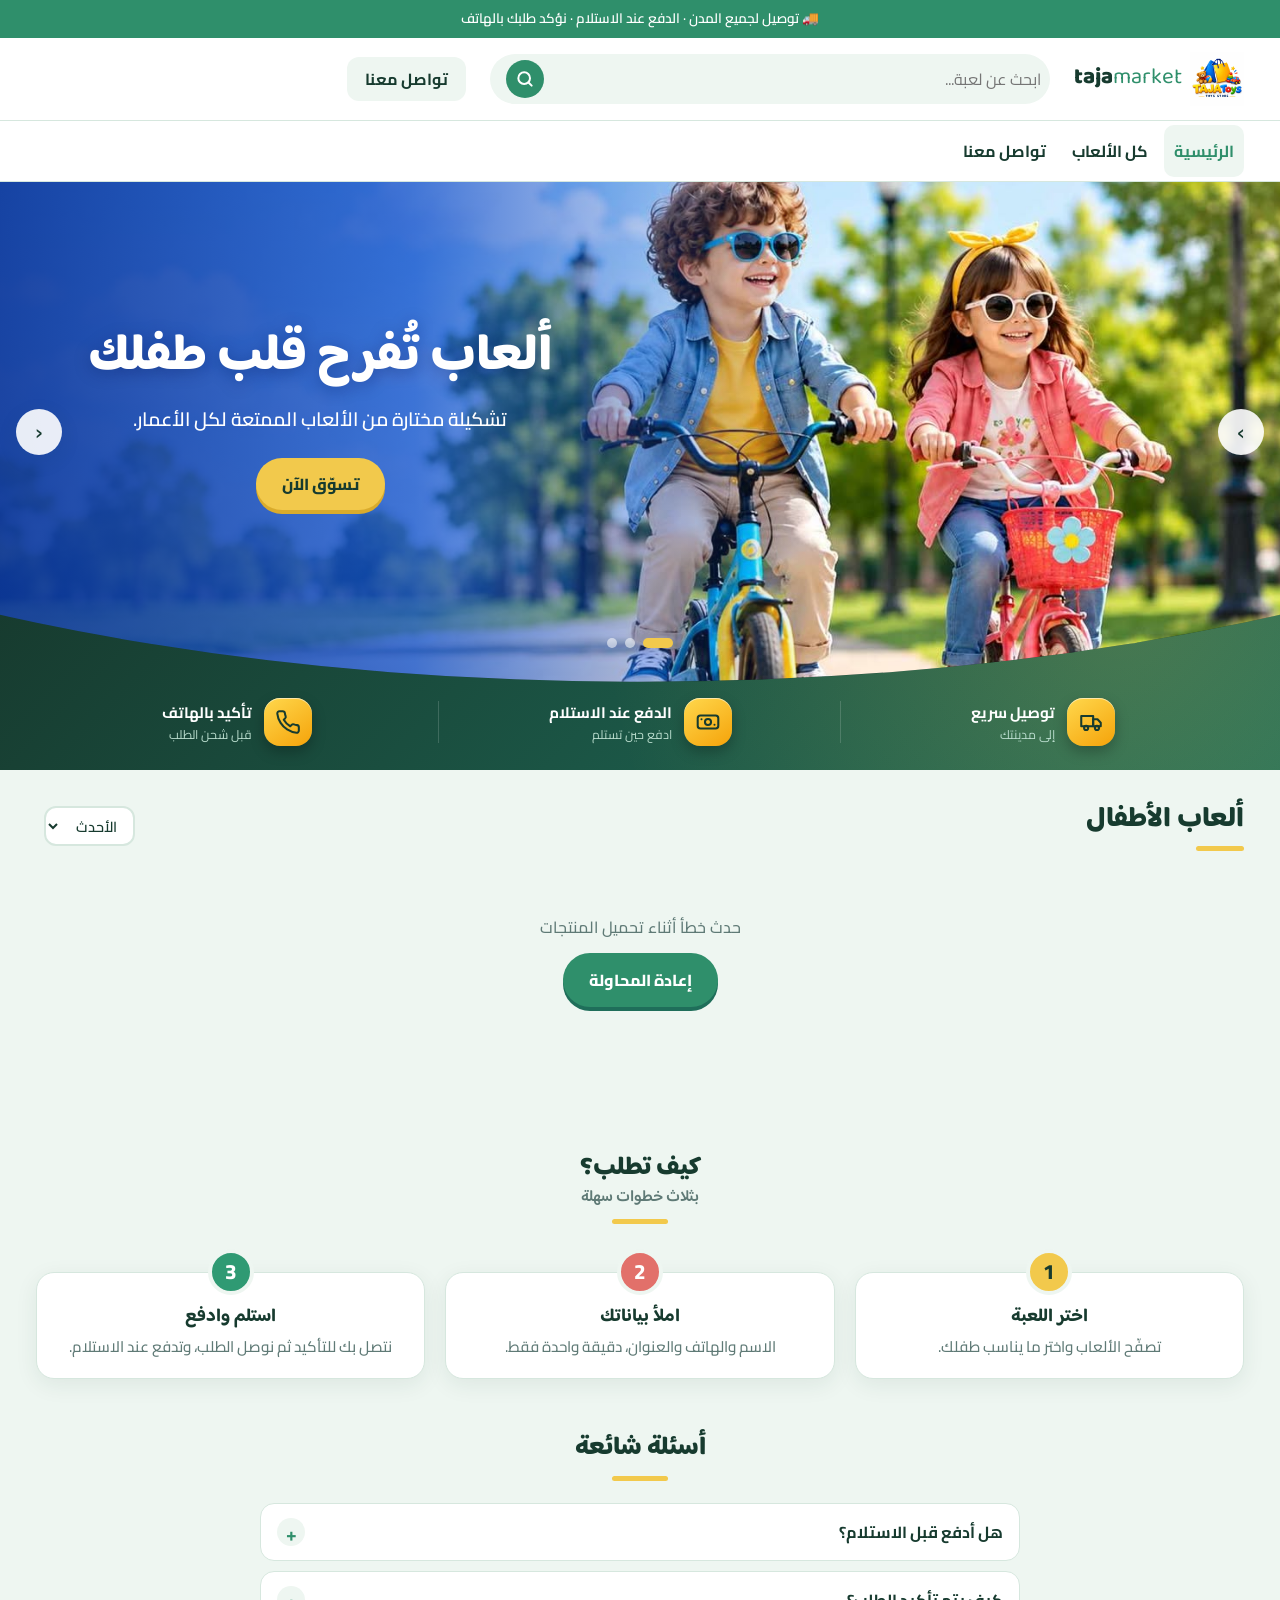
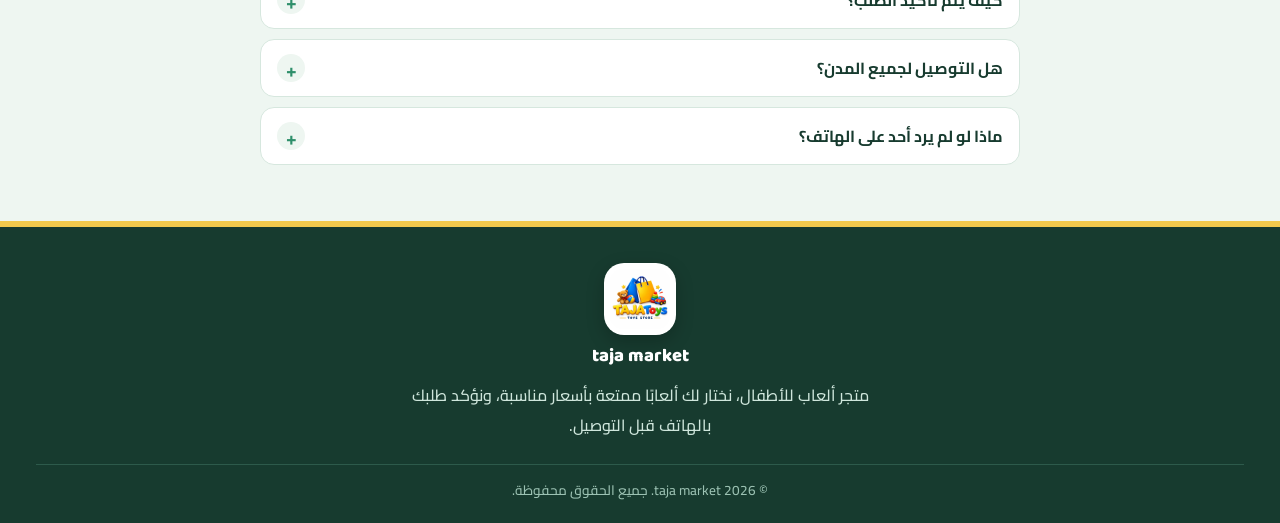
<file: taja-market/index.html>
<!DOCTYPE html>
<html lang="ar" dir="rtl">
<head>
  <meta charset="UTF-8">
  <meta name="viewport" content="width=device-width, initial-scale=1, viewport-fit=cover">
  <meta name="theme-color" content="#2f8f6b">
  <link rel="preconnect" href="https://script.google.com">
  <link rel="preconnect" href="https://lh3.googleusercontent.com" crossorigin>
  <link rel="preconnect" href="https://fonts.googleapis.com">
  <link rel="preconnect" href="https://fonts.gstatic.com" crossorigin>
  <link rel="stylesheet" href="https://fonts.googleapis.com/css2?family=Cairo:wght@400;600;700;800&family=Baloo+Bhaijaan+2:wght@500;600;700;800&display=swap">
  <link rel="stylesheet" href="style.css">
  <title>taja market | متجر ألعاب الأطفال، الدفع عند الاستلام</title>
  <meta name="description" content="ألعاب أطفال مختارة بأسعار مناسبة، توصيل لجميع المدن والدفع عند الاستلام مع تأكيد الطلب بالهاتف.">
  <meta property="og:title" content="taja market | متجر ألعاب الأطفال">
  <meta property="og:description" content="ألعاب ممتعة لكل الأعمار، توصيل لجميع المدن والدفع عند الاستلام.">
  <meta property="og:type" content="website">
  <link rel="icon" type="image/png" href="images/favicon.png">
</head>
<body class="">
  <div class="promo">🚚 توصيل لجميع المدن · الدفع عند الاستلام · نؤكد طلبك بالهاتف</div>
  <header class="site-header" id="siteHeader">
    <div class="wrap hrow">
      <a class="brand" href="index.html" aria-label="taja market"><img class="brand-img" src="images/logo.png" alt="" width="54" height="54"><span dir="ltr">taja<b>market</b></span></a>
      <form class="search" id="searchForm" role="search">
        <input type="search" id="searchInput" placeholder="ابحث عن لعبة..." aria-label="البحث عن لعبة" autocomplete="off" enterkeyhint="search">
        <button type="submit" aria-label="بحث"><svg viewBox="0 0 24 24" width="20" height="20" fill="none" stroke="currentColor" stroke-width="2.4" stroke-linecap="round"><circle cx="11" cy="11" r="7"/><path d="m20 20-3.5-3.5"/></svg></button>
      </form>
      <div class="hactions">
        <a class="hbtn" href="#contact">تواصل معنا</a>
        <button type="button" class="icon-btn" id="menuToggle" aria-label="القائمة" aria-expanded="false" aria-controls="mainNav">☰</button>
      </div>
    </div>
    <nav class="main-nav" id="mainNav" aria-label="القائمة الرئيسية"><div class="wrap">
      <a href="index.html" class="active">الرئيسية</a><a href="index.html#products">كل الألعاب</a><a href="#contact">تواصل معنا</a>
    </div></nav>
  </header>

  <main>
    <section class="slider" id="heroSlider" aria-roledescription="carousel" aria-label="عروض المتجر">
      <article class="slide photo on"><div class="s-bg" style="--g:linear-gradient(160deg,#0e50cb,#1588fb);--img:url('images/slide-1.jpg');--pos:68% 8%"></div>
        <div class="wrap s-body"><h2>ألعاب تُفرح قلب طفلك</h2><p>تشكيلة مختارة من الألعاب الممتعة لكل الأعمار.</p><a class="btn btn-main" href="#products">تسوّق الآن</a></div></article>
      <article class="slide photo"><div class="s-bg" style="--g:linear-gradient(135deg,#0e50cb,#1588fb);--img:url('images/slide-2.jpg');--pos:68% 8%"></div>
        <div class="wrap s-body"><h2>ألعاب بأسعار مناسبة</h2><p>اختر لعبتك المفضلة واطلبها بسهولة قبل نفاد الكمية.</p><a class="btn btn-main" href="#products">اكتشف الألعاب</a></div></article>
      <article class="slide photo"><div class="s-bg" style="--g:linear-gradient(135deg,#1f378d,#0e50cb);--img:url('images/slide-3.jpg');--pos:68% 8%"></div>
        <div class="wrap s-body"><h2>اطلب بسهولة وادفع عند الاستلام</h2><p>نتصل بك لتأكيد الطلب ثم نوصله إلى بابك.</p><a class="btn btn-main" href="#products">ابدأ الطلب</a></div></article>
      <button type="button" class="s-arrow s-next" aria-label="التالي">‹</button>
      <button type="button" class="s-arrow s-prev" aria-label="السابق">›</button>
      <div class="s-dots"></div><div class="s-bar"><span></span></div>
    </section>

    <section class="trust three" aria-label="مزايا المتجر"><div class="wrap">
      <div class="trust-i"><span class="ti"><svg viewBox="0 0 24 24" aria-hidden="true"><path d="M3 6.5h11v9.5H3z"/><path d="M14 9.5h4l3 3.2V16h-7z"/><circle cx="7.5" cy="17.5" r="1.9"/><circle cx="17.5" cy="17.5" r="1.9"/></svg></span><div>توصيل سريع<small>إلى مدينتك</small></div></div>
      <div class="trust-i"><span class="ti"><svg viewBox="0 0 24 24" aria-hidden="true"><rect x="2.5" y="6" width="19" height="12" rx="2.5"/><circle cx="12" cy="12" r="2.8"/><path d="M6 9.5h.01M18 14.5h.01"/></svg></span><div>الدفع عند الاستلام<small>ادفع حين تستلم</small></div></div>
      <div class="trust-i"><span class="ti"><svg viewBox="0 0 24 24" aria-hidden="true"><path d="M22 16.92v3a2 2 0 0 1-2.18 2 19.79 19.79 0 0 1-8.63-3.07 19.5 19.5 0 0 1-6-6 19.79 19.79 0 0 1-3.07-8.67A2 2 0 0 1 4.11 2h3a2 2 0 0 1 2 1.72 12.84 12.84 0 0 0 .7 2.81 2 2 0 0 1-.45 2.11L8.09 9.91a16 16 0 0 0 6 6l1.27-1.27a2 2 0 0 1 2.11-.45 12.84 12.84 0 0 0 2.81.7A2 2 0 0 1 22 16.92z"/></svg></span><div>تأكيد بالهاتف<small>قبل شحن الطلب</small></div></div>
    </div></section>

    <section class="shop" id="products"><div class="wrap">
      <div class="shop-head">
        <h2>ألعاب الأطفال</h2>
        <div class="tools">
          <select class="sort" id="sortSel" aria-label="الترتيب"><option value="new">الأحدث</option><option value="low">الأرخص</option><option value="high">الأغلى</option></select>
          <span class="count" id="shopCount"></span>
        </div>
      </div>
      <div class="grid" id="shopGrid" aria-live="polite"></div>
      <div class="state" id="shopState" hidden></div>
      <div class="more" id="shopMore" hidden><button type="button" class="btn btn-ghost" id="moreBtn">عرض المزيد</button></div>
      <noscript><p class="state">يرجى تفعيل JavaScript لعرض المنتجات.</p></noscript>
    </div></section>

    <section class="how"><div class="wrap">
      <h2 class="sec-title fun">كيف تطلب؟ <span>بثلاث خطوات سهلة</span></h2>
      <div class="how-grid">
        <div class="how-i"><b>1</b><h3 class="fun">اختر اللعبة</h3><p>تصفّح الألعاب واختر ما يناسب طفلك.</p></div>
        <div class="how-i"><b>2</b><h3 class="fun">املأ بياناتك</h3><p>الاسم والهاتف والعنوان، دقيقة واحدة فقط.</p></div>
        <div class="how-i"><b>3</b><h3 class="fun">استلم وادفع</h3><p>نتصل بك للتأكيد ثم نوصل الطلب، وتدفع عند الاستلام.</p></div>
      </div>
    </div></section>

    <section class="faq"><div class="wrap">
      <h2 class="sec-title fun">أسئلة شائعة</h2>
      <div class="faq-list">
        <details><summary>هل أدفع قبل الاستلام؟</summary><p>لا، الدفع يكون عند الاستلام فقط.</p></details>
        <details><summary>كيف يتم تأكيد الطلب؟</summary><p>نتصل بك على رقم الهاتف الذي أدخلته لتأكيد الطلب والعنوان قبل الشحن.</p></details>
        <details><summary>هل التوصيل لجميع المدن؟</summary><p>نعم، نوصل إلى جميع المدن. أدخل مدينتك وعنوانك بوضوح عند الطلب.</p></details>
        <details><summary>ماذا لو لم يرد أحد على الهاتف؟</summary><p>تأكد أن رقمك صحيح وأن هاتفك متاح بعد الطلب، فلا نشحن إلا بعد التأكيد.</p></details>
      </div>
    </div></section>
  </main>

  <footer class="site-footer" id="contact">
    <div class="wrap">
      <div class="f-brand"><img class="f-logo" src="images/logo.png" alt="taja market" width="72" height="72" loading="lazy"><h3 class="ftitle" dir="ltr">taja market</h3><p>متجر ألعاب للأطفال، نختار لك ألعابًا ممتعة بأسعار مناسبة، ونؤكد طلبك بالهاتف قبل التوصيل.</p></div>
      <div class="social-bar"><h3 class="ftitle">تابعنا</h3><div class="socials">
        <a data-social="facebook" href="#">فيسبوك</a><a data-social="tiktok" href="#">تيك توك</a><a data-social="instagram" href="#">إنستغرام</a><a data-social="whatsapp" href="#">واتساب</a>
      </div></div>
      <p class="copy">© <span id="year">2026</span> taja market. جميع الحقوق محفوظة.</p>
    </div>
  </footer>

  <script src="script.js" defer></script>
  <script src="index.js" defer></script>
</body>
</html>
</file>
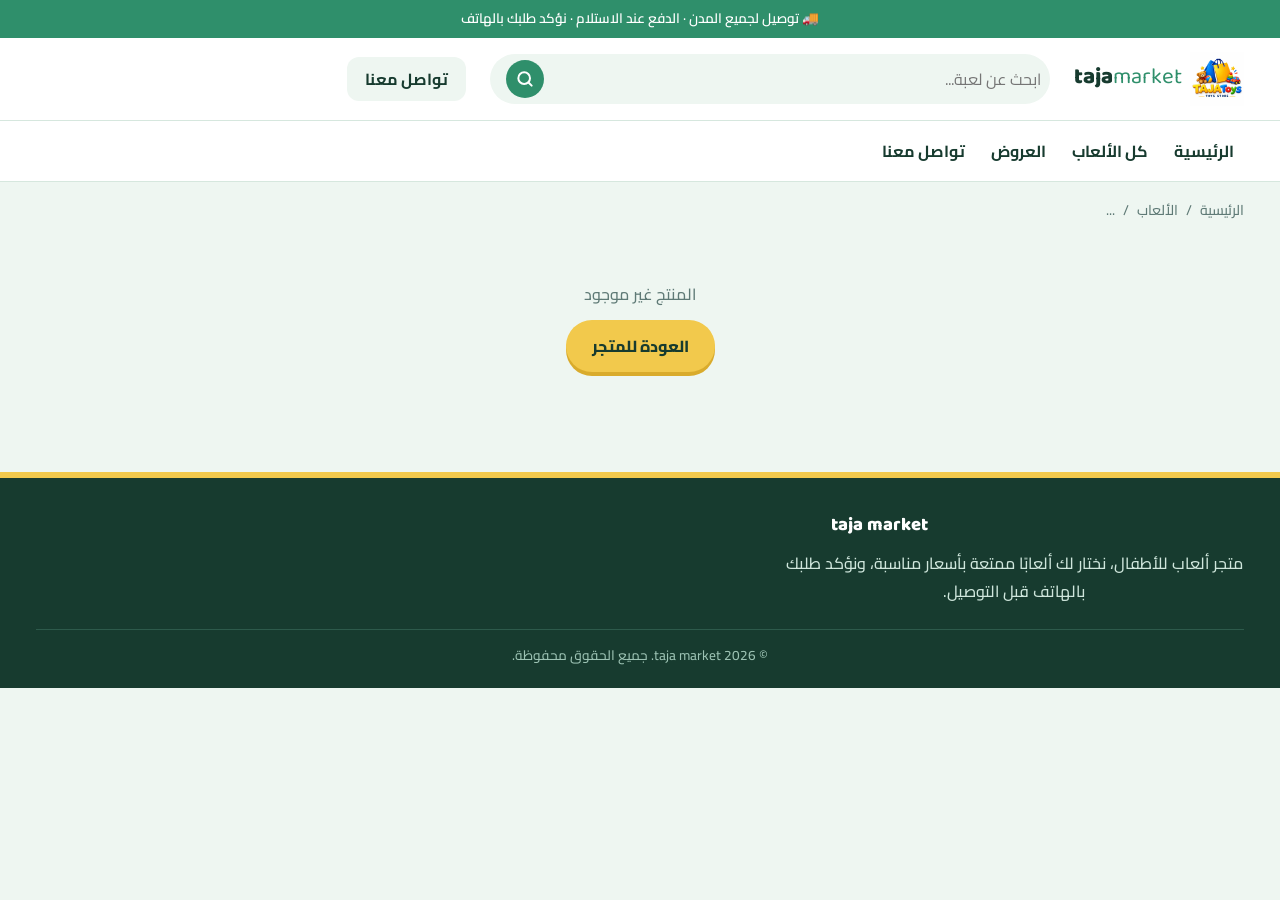
<file: taja-market/product.html>
<!DOCTYPE html>
<html lang="ar" dir="rtl">
<head>
  <meta charset="UTF-8">
  <meta name="viewport" content="width=device-width, initial-scale=1, viewport-fit=cover">
  <meta name="theme-color" content="#2f6bff">
  <link rel="preconnect" href="https://script.google.com">
  <link rel="preconnect" href="https://lh3.googleusercontent.com" crossorigin>
  <link rel="preconnect" href="https://fonts.googleapis.com">
  <link rel="preconnect" href="https://fonts.gstatic.com" crossorigin>
  <link rel="stylesheet" href="https://fonts.googleapis.com/css2?family=Cairo:wght@400;600;700;800&family=Baloo+Bhaijaan+2:wght@500;600;700;800&display=swap">
  <link rel="stylesheet" href="style.css">
  <link rel="icon" href="data:image/svg+xml,%3Csvg xmlns=%27http://www.w3.org/2000/svg%27 viewBox=%270 0 100 100%27%3E%3Ctext y=%27.9em%27 font-size=%2790%27%3E🧸%3C/text%3E%3C/svg%3E">
  <title>اللعبة | taja market</title>
</head>
<body class="has-cta">
  <div class="promo">🚚 توصيل لجميع المدن · الدفع عند الاستلام · نؤكد طلبك بالهاتف</div>
  <header class="site-header" id="siteHeader">
    <div class="wrap hrow">
      <a class="brand" href="index.html" aria-label="taja market"><img class="brand-img" src="images/logo.png" alt="" width="54" height="54"><span dir="ltr">taja<b>market</b></span></a>
      <form class="search" id="searchForm" role="search">
        <input type="search" id="searchInput" placeholder="ابحث عن لعبة..." aria-label="البحث عن لعبة" autocomplete="off" enterkeyhint="search">
        <button type="submit" aria-label="بحث"><svg viewBox="0 0 24 24" width="20" height="20" fill="none" stroke="currentColor" stroke-width="2.4" stroke-linecap="round"><circle cx="11" cy="11" r="7"/><path d="m20 20-3.5-3.5"/></svg></button>
      </form>
      <div class="hactions">
        <a class="hbtn" href="#contact">تواصل معنا</a>
        <button type="button" class="icon-btn" id="menuToggle" aria-label="القائمة" aria-expanded="false" aria-controls="mainNav">☰</button>
      </div>
    </div>
    <nav class="main-nav" id="mainNav" aria-label="القائمة الرئيسية"><div class="wrap">
      <a href="index.html">الرئيسية</a><a href="index.html#products">كل الألعاب</a><a href="index.html#products" data-go="offers">العروض</a><a href="#contact">تواصل معنا</a>
    </div></nav>
  </header>

  <main class="wrap ppage">
    <nav class="crumbs" aria-label="مسار التنقل"><a href="index.html">الرئيسية</a><span>/</span><a href="index.html#products">الألعاب</a><span>/</span><span id="crumbName">...</span></nav>
    <div class="state" id="pState">جاري تحميل المنتج...</div>

    <article class="pview" id="productView" hidden>
      <div class="gal">
        <div class="gtrack" id="gTrack"></div>
        <div class="gdots" id="gDots"></div>
        <div class="gthumbs" id="gThumbs"></div>
      </div>

      <div class="box pmain">
        <h1 class="ptitle fun" id="pTitle"></h1>
        <div class="pp"><span class="pnow" id="pPrice"></span><span class="pwas" id="pOld" hidden></span><span class="poff" id="pOff" hidden></span></div>
        <p class="psave" id="pSave" hidden></p>
        <div class="pmeta"><span class="pill" id="pStatus"></span><span id="pStock"></span><button type="button" class="btn btn-ghost" id="shareBtn" hidden style="min-height:38px;padding:0 16px;margin-inline-start:auto">مشاركة</button></div>
        <a class="btn btn-main cta" href="#orderBox" id="goOrder" data-go-order>🛒 اطلب الآن</a>
        <ul class="perks">
          <li>💵 الدفع عند الاستلام</li>
          <li>🚚 التوصيل لجميع المدن</li>
          <li>📞 نؤكد طلبك بالهاتف قبل الشحن</li>
        </ul>
      </div>

      <section class="box obox" id="orderBox">
        <h2 class="fun">اطلب الآن</h2>
        <ol class="steps"><li>أدخل بياناتك</li><li>نتصل بك لتأكيد الطلب</li><li>نوصل طلبك لعنوانك</li></ol>
        <form id="orderForm" novalidate>
          <div class="fld"><label for="oName">الاسم الكامل <b>*</b></label><input id="oName" name="customerName" type="text" autocomplete="name" maxlength="100"><span class="ferr" data-for="customerName"></span></div>
          <div class="fld"><label for="oPhone">رقم الهاتف <b>*</b></label><input id="oPhone" name="phone" type="tel" inputmode="tel" autocomplete="tel" placeholder="06XXXXXXXX" maxlength="20"><span class="ferr" data-for="phone"></span></div>
          <div class="fld"><label for="oCity">المدينة <b>*</b></label><input id="oCity" name="city" type="text" autocomplete="address-level2" maxlength="60"><span class="ferr" data-for="city"></span></div>
          <div class="fld"><label for="oAddress">العنوان <b>*</b></label><textarea id="oAddress" name="address" rows="2" autocomplete="street-address" maxlength="300"></textarea><span class="ferr" data-for="address"></span></div>
          <div class="fld"><label for="qtyInput">الكمية</label>
            <div class="qty"><button type="button" id="qtyMinus" aria-label="إنقاص">−</button><input id="qtyInput" name="quantity" type="text" inputmode="numeric" value="1" maxlength="3"><button type="button" id="qtyPlus" aria-label="زيادة">+</button></div>
            <span class="ferr" data-for="quantity"></span></div>
          <div class="tot"><span>المجموع</span><strong id="oTotal">0 د.م</strong></div>
          <div class="omsg err" id="oMsg" role="alert" hidden></div>
          <button type="submit" id="oBtn" class="btn btn-main sub">تأكيد الطلب</button>
        </form>
      </section>

      <section class="box pdesc-box" id="pDesc" hidden>
        <h2 class="fun">🎈 وصف اللعبة</h2>
        <div class="pdesc fun" id="pDescBody"></div>
        <a class="btn btn-main cta" href="#orderBox" data-go-order>🛒 اطلبها الآن</a>
      </section>
    </article>

    <section class="related" id="related" hidden><h2>ألعاب أخرى قد تعجبك</h2><div class="grid" id="relatedGrid"></div></section>
  </main>

  <div class="sticky-cta" id="stickyCta" aria-hidden="true">
    <div><small>السعر</small><strong id="sPrice"></strong></div>
    <a class="btn btn-main" href="#orderBox" data-go-order tabindex="-1">🛒 اطلب الآن</a>
  </div>

  <footer class="site-footer" id="contact">
    <div class="wrap">
      <div class="fgrid">
        <div><h3 class="ftitle" dir="ltr">taja market</h3><p>متجر ألعاب للأطفال، نختار لك ألعابًا ممتعة بأسعار مناسبة، ونؤكد طلبك بالهاتف قبل التوصيل.</p></div>
        <div><h3 class="ftitle">تابعنا</h3><div class="socials">
          <a data-social="facebook" href="#">فيسبوك</a><a data-social="tiktok" href="#">تيك توك</a><a data-social="instagram" href="#">إنستغرام</a><a data-social="whatsapp" href="#">واتساب</a>
        </div></div>
      </div>
      <p class="copy">© <span id="year">2026</span> taja market. جميع الحقوق محفوظة.</p>
    </div>
  </footer>

  <script src="script.js" defer></script>
  <script src="product.js" defer></script>
</body>
</html>
</file>
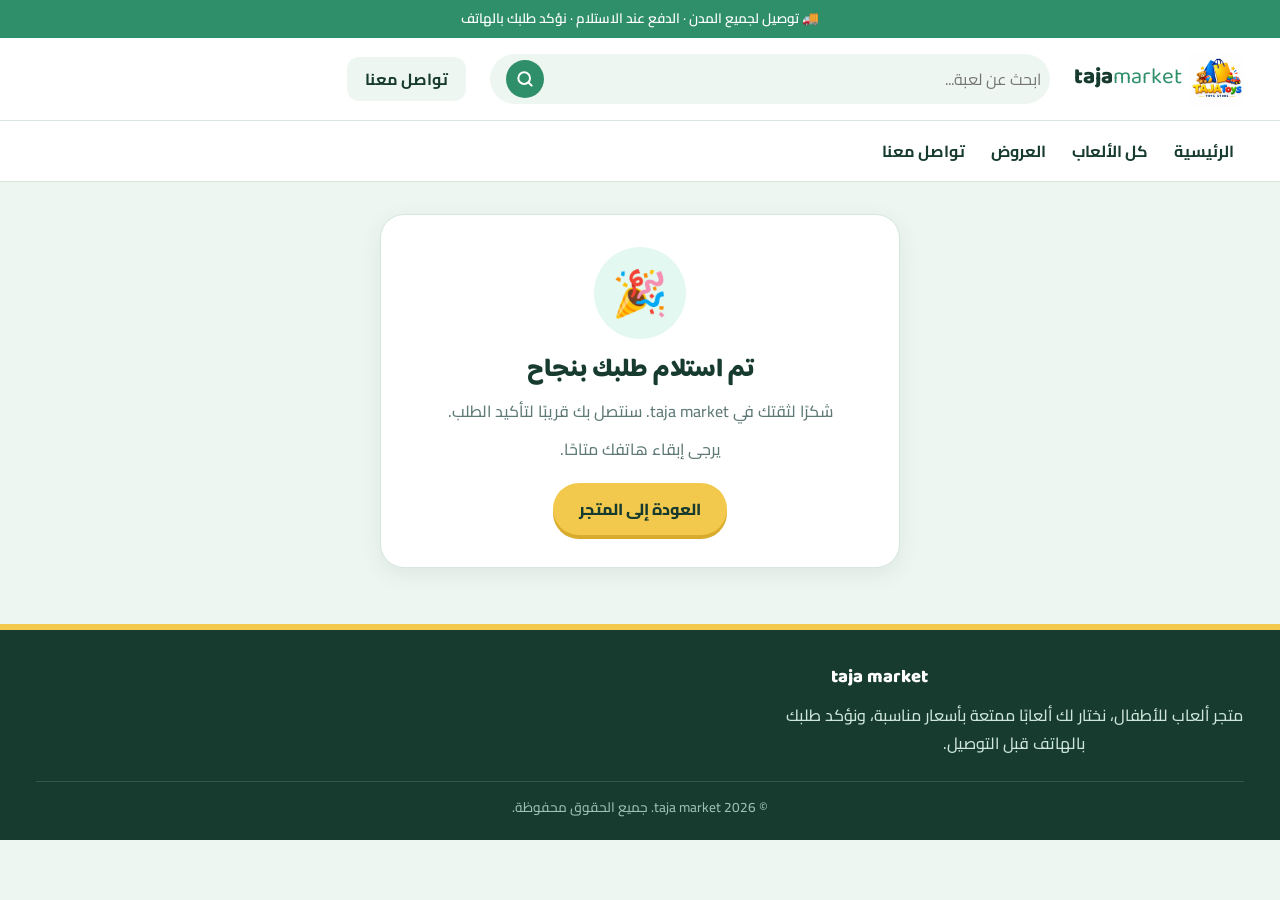
<file: taja-market/thanks.html>
<!DOCTYPE html>
<html lang="ar" dir="rtl">
<head>
  <meta charset="UTF-8">
  <meta name="viewport" content="width=device-width, initial-scale=1, viewport-fit=cover">
  <meta name="theme-color" content="#2f6bff">
  <link rel="preconnect" href="https://script.google.com">
  <link rel="preconnect" href="https://lh3.googleusercontent.com" crossorigin>
  <link rel="preconnect" href="https://fonts.googleapis.com">
  <link rel="preconnect" href="https://fonts.gstatic.com" crossorigin>
  <link rel="stylesheet" href="https://fonts.googleapis.com/css2?family=Cairo:wght@400;600;700;800&family=Baloo+Bhaijaan+2:wght@500;600;700;800&display=swap">
  <link rel="stylesheet" href="style.css">
  <link rel="icon" href="data:image/svg+xml,%3Csvg xmlns=%27http://www.w3.org/2000/svg%27 viewBox=%270 0 100 100%27%3E%3Ctext y=%27.9em%27 font-size=%2790%27%3E🧸%3C/text%3E%3C/svg%3E">
  <meta name="robots" content="noindex, nofollow">
  <title>تم استلام طلبك | taja market</title>
</head>
<body class="">
  <div class="promo">🚚 توصيل لجميع المدن · الدفع عند الاستلام · نؤكد طلبك بالهاتف</div>
  <header class="site-header" id="siteHeader">
    <div class="wrap hrow">
      <a class="brand" href="index.html" aria-label="taja market"><img class="brand-img" src="images/logo.png" alt="" width="54" height="54"><span dir="ltr">taja<b>market</b></span></a>
      <form class="search" id="searchForm" role="search">
        <input type="search" id="searchInput" placeholder="ابحث عن لعبة..." aria-label="البحث عن لعبة" autocomplete="off" enterkeyhint="search">
        <button type="submit" aria-label="بحث"><svg viewBox="0 0 24 24" width="20" height="20" fill="none" stroke="currentColor" stroke-width="2.4" stroke-linecap="round"><circle cx="11" cy="11" r="7"/><path d="m20 20-3.5-3.5"/></svg></button>
      </form>
      <div class="hactions">
        <a class="hbtn" href="#contact">تواصل معنا</a>
        <button type="button" class="icon-btn" id="menuToggle" aria-label="القائمة" aria-expanded="false" aria-controls="mainNav">☰</button>
      </div>
    </div>
    <nav class="main-nav" id="mainNav" aria-label="القائمة الرئيسية"><div class="wrap">
      <a href="index.html">الرئيسية</a><a href="index.html#products">كل الألعاب</a><a href="index.html#products" data-go="offers">العروض</a><a href="#contact">تواصل معنا</a>
    </div></nav>
  </header>

  <main class="wrap">
    <section class="thanks">
      <div class="check" aria-hidden="true">🎉</div>
      <h1 class="fun">تم استلام طلبك بنجاح</h1>
      <p>شكرًا لثقتك في taja market. سنتصل بك قريبًا لتأكيد الطلب.</p>
      <dl class="tsum" id="tsum" hidden>
        <div id="rId"><dt>رقم الطلب</dt><dd id="tId"></dd></div>
        <div><dt>المنتج</dt><dd id="tProduct"></dd></div>
        <div><dt>الكمية</dt><dd id="tQty"></dd></div>
        <div><dt>المجموع</dt><dd id="tTotal"></dd></div>
      </dl>
      <p>يرجى إبقاء هاتفك متاحًا.</p>
      <a class="btn btn-main" href="index.html" style="margin-top:20px">العودة إلى المتجر</a>
    </section>
  </main>

  <footer class="site-footer" id="contact">
    <div class="wrap">
      <div class="fgrid">
        <div><h3 class="ftitle" dir="ltr">taja market</h3><p>متجر ألعاب للأطفال، نختار لك ألعابًا ممتعة بأسعار مناسبة، ونؤكد طلبك بالهاتف قبل التوصيل.</p></div>
        <div><h3 class="ftitle">تابعنا</h3><div class="socials">
          <a data-social="facebook" href="#">فيسبوك</a><a data-social="tiktok" href="#">تيك توك</a><a data-social="instagram" href="#">إنستغرام</a><a data-social="whatsapp" href="#">واتساب</a>
        </div></div>
      </div>
      <p class="copy">© <span id="year">2026</span> taja market. جميع الحقوق محفوظة.</p>
    </div>
  </footer>

  <script src="script.js" defer></script>
  <script>
    document.addEventListener("DOMContentLoaded", function () {
      var o = null;
      try { o = JSON.parse(sessionStorage.getItem("taja_last_order")); } catch (e) {}
      if (!o) return;
      document.getElementById("tId").textContent = o.id ? "#" + o.id : "";
      document.getElementById("rId").hidden = !o.id;
      document.getElementById("tProduct").textContent = o.product || "";
      document.getElementById("tQty").textContent = o.quantity;
      document.getElementById("tTotal").textContent = formatMoney(o.total);
      document.getElementById("tsum").hidden = false;
    });
  </script>
</body>
</html>
</file>
<file: taja-market/style.css>
/* taja market — متجر ألعاب أطفال | style.css (ملف واحد للمتجر) */
:root{--ink:#173b2f;--muted:#5f7a76;--blue:#2f8f6b;--blue-d:#1f6e5a;--yellow:#f2c94c;--yellow-d:#d9ab2c;--coral:#e2706a;--mint:#2f9a73;--bg:#eef6f1;--line:#d6e7de;--r:18px;--sh:0 6px 22px rgba(23,59,47,.08)}
*,*::before,*::after{box-sizing:border-box}
html{-webkit-text-size-adjust:100%;scroll-behavior:smooth}
body{margin:0;font-family:"Cairo","Tajawal","Segoe UI",Tahoma,Arial,sans-serif;font-weight:500;line-height:1.75;color:var(--ink);background:var(--bg);overflow-x:hidden;-webkit-tap-highlight-color:transparent}
[hidden]{display:none!important}
a{color:inherit;text-decoration:none}
img{max-width:100%}
button,input,select,textarea{font-family:inherit}
h1,h2,h3{margin:0;line-height:1.35}
:focus-visible{outline:3px solid var(--blue);outline-offset:2px}
.wrap{width:100%;max-width:1240px;margin:0 auto;padding:0 max(16px,env(safe-area-inset-right)) 0 max(16px,env(safe-area-inset-left))}

/* أزرار */
.btn{display:inline-flex;align-items:center;justify-content:center;gap:6px;min-height:48px;padding:10px 24px;border:2px solid transparent;border-radius:14px;font-size:1rem;font-weight:800;cursor:pointer;transition:background .2s,transform .1s,box-shadow .2s,color .2s}
.btn:active{transform:scale(.98)}
.btn:disabled{opacity:.6;cursor:not-allowed}
.btn-main{background:var(--yellow);color:var(--ink);box-shadow:0 4px 0 var(--yellow-d)}
.btn-main:hover:not(:disabled){background:#f6d56b}
.btn-blue{background:var(--blue);color:#fff;box-shadow:0 4px 0 var(--blue-d)}
.btn-ghost{background:#fff;color:var(--ink);border-color:var(--line)}
.btn-ghost:hover{border-color:var(--blue);color:var(--blue)}

/* شريط الإعلان + الهيدر */
.promo{background:var(--blue);color:#fff;text-align:center;font-size:.85rem;font-weight:600;padding:7px 12px}
.site-header{position:sticky;top:0;z-index:50;background:#fff;border-bottom:1px solid var(--line);transition:box-shadow .3s}
.site-header.scrolled{box-shadow:0 8px 24px rgba(23,59,47,.1)}
.hrow{display:flex;flex-wrap:wrap;align-items:center;gap:10px;padding-top:10px;padding-bottom:10px}
.brand{display:flex;align-items:center;gap:10px;font-weight:800;font-size:1.4rem;letter-spacing:-.3px}
.brand-logo{display:grid;place-items:center;width:42px;height:42px;border-radius:14px;background:var(--yellow);color:var(--ink);font-size:1.4rem;box-shadow:0 3px 0 var(--yellow-d);transform:rotate(-6deg)}
.brand b{font-weight:400;color:var(--blue)}
.hactions{display:flex;gap:8px;margin-inline-start:auto}
.icon-btn{width:44px;height:44px;border:1px solid var(--line);border-radius:12px;background:#fff;font-size:1.3rem;color:var(--ink);cursor:pointer}
.hbtn{display:none;align-items:center;min-height:44px;padding:0 18px;border-radius:12px;background:var(--bg);font-weight:700}
.hbtn:hover{background:#dcefe4}
.search{order:3;flex:1 1 100%;display:flex;align-items:center;background:var(--bg);border:2px solid transparent;border-radius:999px;padding:0 5px 0 14px;transition:border-color .2s,background .2s}
.search:focus-within{background:#fff;border-color:var(--blue)}
.search input{flex:1;min-width:0;min-height:46px;border:0;background:none;outline:0;font-size:16px;color:var(--ink)}
.search button{flex:none;width:38px;height:38px;border:0;border-radius:50%;background:var(--blue);color:#fff;cursor:pointer;display:grid;place-items:center}
.main-nav{position:absolute;top:100%;right:0;left:0;background:#fff;border-bottom:1px solid var(--line);box-shadow:0 14px 24px rgba(23,59,47,.1);opacity:0;visibility:hidden;transform:translateY(-8px);transition:opacity .2s,transform .2s,visibility .2s}
.main-nav.open{opacity:1;visibility:visible;transform:none}
.main-nav .wrap{display:flex;flex-direction:column;padding-top:8px;padding-bottom:12px}
.main-nav a{padding:12px 10px;font-weight:700;border-radius:10px}
.main-nav a:hover,.main-nav a.active{background:var(--bg);color:var(--blue)}

/* السلايدر */
.slider{position:relative;height:clamp(300px,52vw,500px);overflow:hidden;background:var(--ink);isolation:isolate}
.slide{position:absolute;inset:0;opacity:0;visibility:hidden;transition:opacity .9s,visibility .9s}
.slide.on{opacity:1;visibility:visible;z-index:1}
.s-bg{position:absolute;inset:0;background:var(--img),var(--g);background-size:cover;background-position:var(--pos,center)}
.slide.on .s-bg{animation:zoom 7s ease-out forwards}
@keyframes zoom{from{transform:scale(1)}to{transform:scale(1.1)}}
.s-bg::after{content:"";position:absolute;inset:0;background:radial-gradient(circle at 12% 20%,rgba(255,255,255,.25) 0 60px,transparent 61px),radial-gradient(circle at 85% 75%,rgba(255,255,255,.18) 0 110px,transparent 111px),radial-gradient(circle at 70% 18%,rgba(255,255,255,.2) 0 36px,transparent 37px)}
.s-body{position:relative;z-index:2;height:100%;display:flex;flex-direction:column;justify-content:center;align-items:flex-start;color:#fff}
.s-body h2{font-size:clamp(1.7rem,5vw,3.2rem);font-weight:800;max-width:15ch;text-shadow:0 3px 14px rgba(0,0,0,.18)}
.s-body p{margin:10px 0 22px;font-size:clamp(1rem,2vw,1.2rem);max-width:40ch}
.s-body>*{opacity:0;transform:translateY(24px)}
.slide.on .s-body>*{animation:rise .8s cubic-bezier(.2,.7,.2,1) forwards}
.slide.on .s-body>:nth-child(2){animation-delay:.15s}.slide.on .s-body>:nth-child(3){animation-delay:.3s}
@keyframes rise{to{opacity:1;transform:none}}
.s-arrow{position:absolute;top:50%;z-index:5;transform:translateY(-50%);width:46px;height:46px;border-radius:50%;border:0;background:rgba(255,255,255,.9);color:var(--ink);font-size:1.6rem;line-height:1;cursor:pointer;box-shadow:var(--sh)}
.s-arrow:hover{background:var(--yellow)}
.s-next{left:16px}.s-prev{right:16px}
.s-dots{position:absolute;bottom:18px;left:50%;transform:translateX(-50%);z-index:5;display:flex;gap:8px}
.s-dots button{width:10px;height:10px;padding:0;border:0;border-radius:99px;background:rgba(255,255,255,.55);cursor:pointer;transition:width .3s,background .3s}
.s-dots button.on{width:30px;background:var(--yellow)}
.s-bar{position:absolute;inset-inline:0;bottom:0;height:4px;z-index:5;background:rgba(255,255,255,.2)}
.s-bar span{display:block;height:100%;width:0;float:right;background:var(--yellow)}
.s-bar.run span{animation:prog var(--dur,6s) linear forwards}
@keyframes prog{to{width:100%}}

/* شريط الثقة */
.trust{background:#fff;border-bottom:1px solid var(--line)}
.trust .wrap{display:grid;grid-template-columns:repeat(2,1fr);gap:0}
.trust-i{display:flex;align-items:center;gap:10px;padding:14px 6px;font-size:.9rem;font-weight:700}
.trust-i span{display:grid;place-items:center;flex:none;width:40px;height:40px;border-radius:12px;background:var(--bg);font-size:1.3rem}
.trust-i small{display:block;font-weight:400;color:var(--muted);font-size:.78rem;line-height:1.3}

/* المنتجات */
.shop{padding:32px 0 56px;scroll-margin-top:110px}
.shop-head{display:flex;flex-wrap:wrap;align-items:center;justify-content:space-between;gap:12px;margin-bottom:18px}
.shop-head h2{font-size:1.6rem;font-weight:800}
.shop-head h2::after{content:"";display:block;width:48px;height:5px;margin-top:6px;border-radius:5px;background:var(--yellow)}
.tools{display:flex;flex-wrap:wrap;align-items:center;gap:8px}
.chips{display:flex;gap:8px;overflow-x:auto;scrollbar-width:none;padding:2px 0}
.chips::-webkit-scrollbar{display:none}
.chip{flex:none;min-height:40px;padding:0 18px;border:2px solid var(--line);border-radius:999px;background:#fff;color:var(--ink);font-weight:700;cursor:pointer;transition:all .2s}
.chip:hover{border-color:var(--blue)}
.chip.on{background:var(--blue);border-color:var(--blue);color:#fff}
.sort{min-height:40px;padding:0 12px;border:2px solid var(--line);border-radius:12px;background:#fff;color:var(--ink);font-weight:600;font-size:.9rem}
.count{font-size:.9rem;color:var(--muted)}
.grid{display:grid;grid-template-columns:repeat(2,minmax(0,1fr));gap:12px}
.card{position:relative;display:flex;flex-direction:column;min-width:0;overflow:hidden;background:#fff;border:1px solid var(--line);border-radius:var(--r);transition:transform .3s cubic-bezier(.2,.7,.2,1),box-shadow .3s,border-color .3s}
.card-img{position:relative;display:block;aspect-ratio:1/1;background:#fff;overflow:hidden}
.card-img img{width:100%;height:100%;object-fit:contain;padding:8px;transition:transform .5s}
.card-img.no-img{display:grid;place-items:center;background:var(--bg)}
.card-img.no-img::before{content:"🧸";font-size:3rem;opacity:.5}
.badge{position:absolute;top:10px;right:10px;padding:3px 11px;border-radius:999px;font-size:.78rem;font-weight:800;color:#fff;background:var(--coral);box-shadow:0 3px 8px rgba(226,112,106,.35)}
.badge.low{top:auto;bottom:10px;background:var(--yellow);color:var(--ink);box-shadow:none}
.card.out .card-img img{opacity:.45}
.card.out .card-img::after{content:"نفد المخزون";position:absolute;inset:auto 0 12px;margin:auto;width:max-content;padding:4px 16px;border-radius:999px;background:var(--ink);color:#fff;font-size:.82rem;font-weight:700}
.card-body{display:flex;flex:1;flex-direction:column;gap:6px;padding:12px 14px 14px;border-top:1px solid var(--line)}
.card-name{min-height:2.9em;font-size:.98rem;font-weight:700;line-height:1.45;display:-webkit-box;-webkit-line-clamp:2;-webkit-box-orient:vertical;overflow:hidden}
.card-price{display:flex;flex-wrap:wrap;align-items:baseline;gap:2px 8px}
.card-price b{font-size:1.2rem;font-weight:800;color:var(--blue)}
.card-price s{font-size:.85rem;color:var(--muted)}
.card-save{font-size:.8rem;font-weight:700;color:var(--mint)}
.card-btn{margin-top:auto;min-height:44px;font-size:.95rem}
.state{padding:44px 12px;text-align:center;color:var(--muted)}
.more{margin-top:24px;text-align:center}
.skel{pointer-events:none}
.skel .card-img,.skel i{background:linear-gradient(90deg,#e6f0ea 25%,#f4f9f6 40%,#e6f0ea 65%);background-size:400% 100%;animation:sh 1.4s ease infinite}
.skel i{display:block;height:14px;border-radius:7px;margin:4px 0}
@keyframes sh{0%{background-position:100% 0}100%{background-position:0 0}}

/* الفوتر */
.site-footer{background:var(--ink);color:#cfe6dc;padding:36px 0 calc(20px + env(safe-area-inset-bottom,0px));border-top:6px solid var(--yellow)}
.fgrid{display:grid;gap:24px}
.ftitle{margin:0 0 10px;color:#fff;font-size:1.15rem;font-weight:800}
.fgrid p{margin:0;max-width:460px}
.socials{display:flex;flex-wrap:wrap;gap:10px}
.socials a{display:inline-flex;align-items:center;min-height:42px;padding:0 18px;border:1px solid #3f6b5c;border-radius:999px;color:#fff;font-weight:600}
.socials a:hover{background:var(--yellow);border-color:var(--yellow);color:var(--ink)}
.copy{margin:24px 0 0;padding-top:14px;border-top:1px solid #2d5a4b;text-align:center;font-size:.85rem;color:#9cc2b3}
.fab{position:fixed;left:16px;bottom:calc(16px + env(safe-area-inset-bottom,0px));z-index:40;display:flex;flex-direction:column;gap:10px}
.fab a,.fab button{display:grid;place-items:center;width:50px;height:50px;border:0;border-radius:50%;color:#fff;font-size:1.4rem;cursor:pointer;box-shadow:0 8px 20px rgba(23,59,47,.3)}
.fab .wa{background:#25d366}
.fab .up{background:var(--blue);opacity:0;visibility:hidden;transform:translateY(10px);transition:opacity .2s,transform .2s,visibility .2s}
.fab .up.show{opacity:1;visibility:visible;transform:none}

/* صفحة المنتج */
.back{display:inline-flex;align-items:center;min-height:44px;padding:0 16px;border:1px solid var(--line);border-radius:12px;font-weight:700;background:#fff;margin-inline-start:auto}
.ppage{padding-top:16px;padding-bottom:56px}
.crumbs{display:none;gap:8px;margin-bottom:14px;font-size:.88rem;color:var(--muted)}
.crumbs a:hover{color:var(--blue)}
.pview{display:grid;gap:16px}
.box{padding:18px;background:#fff;border:1px solid var(--line);border-radius:var(--r)}
.box h2{margin-bottom:12px;font-size:1.15rem;font-weight:800}
.gal{overflow:hidden;background:#fff;border:1px solid var(--line);border-radius:var(--r)}
.gtrack{display:flex;overflow-x:auto;scroll-snap-type:x mandatory;scrollbar-width:none;overscroll-behavior-x:contain}
.gtrack::-webkit-scrollbar{display:none}
.gslide{flex:0 0 100%;aspect-ratio:1/1;scroll-snap-align:center;display:grid;place-items:center}
.gslide img{width:100%;height:100%;object-fit:contain}
.gdots{display:flex;justify-content:center;gap:6px;padding:10px}
.gdots i{width:8px;height:8px;border-radius:99px;background:var(--line);transition:width .2s,background .2s}
.gdots i.on{width:24px;background:var(--blue)}
.gthumbs{display:none;gap:8px;padding:0 12px 12px;overflow-x:auto}
.gthumb{flex:none;width:64px;height:64px;padding:0;overflow:hidden;border:2px solid var(--line);border-radius:12px;background:#fff;cursor:pointer;opacity:.7}
.gthumb.on{border-color:var(--blue);opacity:1}
.gthumb img{width:100%;height:100%;object-fit:cover}
.ptitle{font-size:1.4rem;font-weight:800;margin-bottom:10px}
.pp{display:flex;flex-wrap:wrap;align-items:center;gap:6px 12px}
.pnow{font-size:2rem;font-weight:800;color:var(--blue)}
.pwas{color:var(--muted);text-decoration:line-through}
.poff{padding:3px 12px;border-radius:999px;background:var(--coral);color:#fff;font-size:.85rem;font-weight:800}
.psave{margin:6px 0 0;font-weight:700;color:var(--mint)}
.pmeta{display:flex;flex-wrap:wrap;align-items:center;gap:8px 12px;margin-top:14px;padding-top:14px;border-top:1px solid var(--line)}
.pill{padding:4px 14px;border-radius:999px;font-size:.85rem;font-weight:700}
.pill.in{background:#e3f8f0;color:#0f8f68}.pill.no{background:#ffe9ec;color:#d63a4f}
.pdesc{line-height:1.95;overflow-wrap:anywhere}
.pdesc p{margin:0 0 12px}
.pdesc img{display:block;width:100%;max-width:560px;margin:10px auto;border-radius:14px}
.obox{background:#fffbea;border-color:#ffe9a3;scroll-margin-top:140px}
.obox.flash{animation:flash 1.4s ease}
@keyframes flash{0%,100%{box-shadow:0 0 0 0 rgba(242,201,76,0)}30%{box-shadow:0 0 0 8px rgba(242,201,76,.55)}}
.steps{display:grid;grid-template-columns:repeat(3,1fr);gap:8px;margin:0 0 16px;padding:0;list-style:none;counter-reset:s}
.steps li{counter-increment:s;text-align:center;font-size:.78rem;color:var(--muted);line-height:1.4}
.steps li::before{content:counter(s);display:grid;place-items:center;width:28px;height:28px;margin:0 auto 4px;border-radius:50%;background:var(--yellow);color:var(--ink);font-weight:800}
.fld{margin-bottom:14px}
.fld label{display:block;margin-bottom:6px;font-weight:700;font-size:.95rem}
.fld label b{color:var(--coral)}
.fld input,.fld textarea{width:100%;min-height:48px;padding:10px 14px;font-size:16px;color:var(--ink);background:#fff;border:2px solid var(--line);border-radius:12px;outline:0;transition:border-color .2s,box-shadow .2s}
.fld textarea{min-height:76px;resize:vertical}
.fld input:focus,.fld textarea:focus{border-color:var(--blue);box-shadow:0 0 0 3px rgba(47,143,107,.15)}
.fld .bad{border-color:var(--coral)}
.fld input[type=tel]{direction:ltr;text-align:right}
.ferr{display:block;margin-top:4px;font-size:.82rem;color:var(--coral)}
.ferr:empty{display:none}
.qty{display:flex;align-items:center;gap:8px}
.qty button{width:48px;height:48px;border:2px solid var(--line);border-radius:12px;background:#fff;font-size:1.5rem;color:var(--ink);cursor:pointer}
.qty input{width:80px;text-align:center;font-weight:800}
.tot{display:flex;align-items:center;justify-content:space-between;margin:16px 0 12px;padding:12px 14px;background:#fff;border:2px dashed var(--yellow-d);border-radius:12px}
.tot strong{font-size:1.3rem;color:var(--blue)}
.omsg{margin-bottom:12px;padding:10px 14px;border-radius:12px;font-weight:600}
.omsg.err{background:#ffe9ec;color:#d63a4f}
.sub{width:100%;min-height:54px;font-size:1.1rem}
.related{padding-top:24px}
.related h2{margin-bottom:14px;font-size:1.3rem;font-weight:800}


/* ===== خط مرح للأطفال (Baloo Bhaijaan 2) ===== */
.fun{font-family:"Baloo Bhaijaan 2","Cairo","Tajawal","Segoe UI",Tahoma,sans-serif}
.ptitle{line-height:1.5}

/* زر "اطلب الآن" + مزايا */
.cta{width:100%;min-height:54px;margin-top:16px;font-size:1.1rem}
.perks{display:grid;gap:6px;margin:14px 0 0;padding:0;list-style:none;font-size:.9rem;font-weight:600;color:var(--muted)}

/* وصف اللعبة */
.pdesc-box{background:linear-gradient(180deg,#fff,#f3f9f5);border:2px dashed #bfdccb}
.pdesc-box h2{display:flex;align-items:center;gap:12px;font-size:1.45rem;color:var(--blue)}
.pdesc-box h2::after{content:"";flex:1;height:5px;border-radius:5px;background:repeating-linear-gradient(90deg,var(--yellow) 0 14px,var(--coral) 14px 28px,var(--mint) 28px 42px,var(--blue) 42px 56px)}
.pdesc-box .pdesc{max-width:780px;margin-inline:auto;font-size:1.1rem;font-weight:500;line-height:2.05;color:#1f4a3b}
.pdesc ul{display:grid;gap:8px;margin:0 0 16px;padding:0;list-style:none}
.pdesc li{position:relative;padding:8px 46px 8px 14px;background:#fff;border:1px solid var(--line);border-radius:14px}
.pdesc li::before{content:"⭐";position:absolute;right:14px;top:8px}
.pdesc img{border:4px solid #fff;box-shadow:var(--sh)}
.pdesc-box .cta{display:flex;max-width:780px;margin:20px auto 0}

/* شريط الطلب السفلي (الجوال فقط) */
.sticky-cta{position:fixed;right:0;left:0;bottom:0;z-index:45;display:flex;align-items:center;justify-content:space-between;gap:12px;padding:10px 16px calc(10px + env(safe-area-inset-bottom,0px));background:#fff;border-top:1px solid var(--line);box-shadow:0 -8px 24px rgba(23,59,47,.12);transform:translateY(110%);visibility:hidden;transition:transform .25s,visibility .25s}
.sticky-cta.show{transform:none;visibility:visible}
.sticky-cta small{display:block;font-size:.78rem;line-height:1.2;color:var(--muted)}
.sticky-cta strong{font-size:1.2rem;font-weight:800;color:var(--blue)}
.sticky-cta .btn{flex:1;max-width:230px;min-height:48px}
@media(max-width:899px){
  .has-cta .site-footer{padding-bottom:calc(88px + env(safe-area-inset-bottom,0px))}
  .has-cta .fab{bottom:calc(88px + env(safe-area-inset-bottom,0px))}
}
@media(min-width:900px){.sticky-cta{display:none}.pmain .cta{max-width:420px}}


/* ===== الصفحة الرئيسية: عناوين مرحة + كيف تطلب + أسئلة شائعة ===== */
h1,h2,.ftitle,.brand,.sec-title{font-family:"Baloo Bhaijaan 2","Cairo","Tajawal","Segoe UI",Tahoma,sans-serif;letter-spacing:0}
.card-name,.box h2.plain{font-family:"Cairo","Tajawal",Tahoma,sans-serif}
.how,.faq{padding:44px 0 8px}
.faq{padding-bottom:56px}
.sec-title{margin-bottom:22px;font-size:1.6rem;font-weight:800;text-align:center}
.sec-title span{display:block;margin-top:2px;font-size:1rem;font-weight:600;color:var(--muted)}
.sec-title::after{content:"";display:block;width:56px;height:5px;margin:10px auto 0;border-radius:5px;background:var(--yellow)}
.how-grid{display:grid;gap:14px}
.how-i{position:relative;padding:22px 18px 18px;text-align:center;background:#fff;border:1px solid var(--line);border-radius:var(--r);box-shadow:var(--sh)}
.how-i b{display:grid;place-items:center;width:46px;height:46px;margin:-46px auto 10px;border:4px solid var(--bg);border-radius:50%;background:var(--yellow);font-size:1.3rem;font-weight:800}
.how-i:nth-child(2) b{background:var(--coral);color:#fff}.how-i:nth-child(3) b{background:var(--mint);color:#fff}
.how-i h3{margin-bottom:4px;font-size:1.15rem}.how-i p{margin:0;color:var(--muted);font-size:.95rem}
.how-grid{padding-top:26px}
.faq-list{display:grid;gap:10px;max-width:760px;margin:0 auto}
.faq details{background:#fff;border:1px solid var(--line);border-radius:14px;overflow:hidden}
.faq summary{display:flex;align-items:center;justify-content:space-between;gap:12px;padding:14px 16px;font-weight:700;cursor:pointer;list-style:none}
.faq summary::-webkit-details-marker{display:none}
.faq summary::after{content:"+";flex:none;display:grid;place-items:center;width:28px;height:28px;border-radius:50%;background:var(--bg);color:var(--blue);font-size:1.2rem;transition:transform .2s}
.faq details[open] summary::after{content:"−";background:var(--yellow);color:var(--ink)}
.faq details p{margin:0;padding:0 16px 14px;color:var(--muted)}
@media(min-width:640px){.how-grid{grid-template-columns:repeat(3,1fr);gap:20px}}

/* صفحة الشكر */
.thanks{max-width:520px;margin:32px auto 56px;padding:32px 20px;text-align:center;background:#fff;border:1px solid var(--line);border-radius:24px;box-shadow:var(--sh)}
.check{width:92px;height:92px;margin:0 auto 14px;border-radius:50%;background:#e3f8f0;display:grid;place-items:center;font-size:2.8rem;animation:pop .5s cubic-bezier(.2,1.4,.4,1)}
@keyframes pop{from{transform:scale(.4);opacity:0}}
.thanks h1{font-size:1.6rem;font-weight:800}
.thanks p{color:var(--muted);margin:10px 0 0}
.tsum{margin:20px 0 0;padding:4px 16px;text-align:right;background:#fffbea;border:1px solid #ffe9a3;border-radius:14px}
.tsum div{display:flex;justify-content:space-between;gap:16px;padding:10px 0;border-bottom:1px solid #fff0bd}
.tsum div:last-child{border:0}
.tsum dt{color:var(--muted);font-size:.9rem}.tsum dd{margin:0;font-weight:800;text-align:left}

/* تابلت وكمبيوتر */
@media(min-width:640px){
  .grid{grid-template-columns:repeat(3,minmax(0,1fr));gap:16px}
  .trust .wrap{grid-template-columns:repeat(4,1fr)}
  .fgrid{grid-template-columns:1.6fr 1fr}
  .crumbs{display:flex}
}
@media(min-width:900px){
  .hrow{flex-wrap:nowrap;gap:24px;padding-top:14px;padding-bottom:14px}
  .search{order:0;flex:1;max-width:560px}
  .hactions{margin-inline-start:0}.hbtn{display:inline-flex}.icon-btn{display:none}
  .main-nav{position:static;opacity:1;visibility:visible;transform:none;box-shadow:none;border:0;border-top:1px solid var(--line);transition:none}
  .main-nav .wrap{flex-direction:row;gap:6px;padding-top:4px;padding-bottom:4px}
  .pview{grid-template-columns:minmax(0,1fr) minmax(0,1fr);grid-template-areas:"gal main" "gal order" "desc desc";gap:20px 40px;align-items:start}
  .gal{grid-area:gal;position:sticky;top:130px}.pmain{grid-area:main}.obox{grid-area:order}.pdesc-box{grid-area:desc}
  .gdots{display:none}.gthumbs{display:flex}
  .ptitle{font-size:1.8rem}
}
@media(min-width:1024px){.grid{grid-template-columns:repeat(4,minmax(0,1fr));gap:20px}}
@media(hover:hover){
  .card:hover{transform:translateY(-6px);box-shadow:0 18px 38px rgba(23,59,47,.14);border-color:#cfd8f7}
  .card:hover .card-img img{transform:scale(1.07)}
}
@media(prefers-reduced-motion:reduce){*{animation:none!important;transition:none!important;scroll-behavior:auto!important}.s-body>*{opacity:1;transform:none}}

/* ===== التصميم الجديد: غابة لطيفة ===== */
.slider{clip-path:ellipse(100% 100% at 50% 0);margin-bottom:-1px}
.s-body{align-items:center;text-align:center;padding-bottom:28px}
.s-body h2{max-width:18ch;margin-inline:auto;font-weight:800;line-height:1.3}
.s-body p{margin-inline:auto;font-weight:600;line-height:1.8;opacity:.95}
.s-dots{bottom:34px}.s-bar{display:none}
.trust{margin-top:-1px;background:transparent;border-bottom:0}
.trust-i{justify-content:flex-start}
.trust-i span{background:#fff;border:1px solid var(--line)}
.shop-head h2{font-size:1.75rem}
.card{border-radius:22px;border-color:transparent;box-shadow:0 6px 18px rgba(23,59,47,.07)}
.card:hover{transform:translateY(-4px);box-shadow:0 14px 30px rgba(23,59,47,.13)}
.card-body{border-top:0}
.card-name{font-weight:700}
.btn{border-radius:99px}

/* الفوتر: مواقع التواصل في الأسفل */
.site-footer{text-align:center}
.f-brand p{margin:0 auto;max-width:460px;line-height:1.9}
.social-bar{margin-top:22px;padding-top:18px;border-top:1px solid #2d5a4b}
.socials{justify-content:center}
.badge,.poff{direction:ltr;unicode-bidi:isolate}

/* ===== السلايدر بهوية اللوغو (أزرق + ذهبي) ===== */
.slide.photo .s-bg::after{background:linear-gradient(90deg,rgba(10,52,150,.95) 0,rgba(14,80,203,.78) 34%,rgba(14,80,203,0) 62%)}
.slide.photo .s-body{max-width:none;width:100%;padding:0 56% 28px 6%;align-items:center}
.slide.photo .s-body h2{text-shadow:0 3px 16px rgba(5,25,90,.35)}
.slide.brand .s-bg::after{background:radial-gradient(circle at 12% 22%,rgba(253,190,23,.35) 0 70px,transparent 71px),radial-gradient(circle at 88% 72%,rgba(253,190,23,.28) 0 120px,transparent 121px),radial-gradient(circle at 72% 18%,rgba(255,255,255,.18) 0 38px,transparent 39px)}
@media(max-width:699px){
  .slide.photo .s-bg::after{background:linear-gradient(180deg,rgba(10,52,150,.1) 0,rgba(10,52,150,.55) 45%,rgba(10,52,150,.92) 100%)}
  .slide.photo .s-body{padding:0 16px 40px;justify-content:flex-end}
  .slide.photo .s-body p{display:none}
}

/* شريط الثقة بثلاثة عناصر */
.trust.three .wrap{grid-template-columns:repeat(3,1fr);gap:8px}
@media(max-width:699px){
  .trust.three .trust-i{flex-direction:column;justify-content:flex-start;text-align:center;gap:6px;padding:14px 4px;font-size:.8rem}
}
@media(min-width:900px){.trust.three .wrap{grid-template-columns:repeat(3,1fr)}}

/* ===== بطاقة المنتج الاحترافية ===== */
.card{container-type:inline-size;border-radius:20px;border:1px solid var(--line);box-shadow:0 2px 10px rgba(23,59,47,.05)}
.card:hover{transform:translateY(-3px);box-shadow:0 12px 28px rgba(23,59,47,.12);border-color:#bfdccb}
.card:hover .card-img img{transform:scale(1.04)}
.card-img{background:#f4f9f6}
.card-body{gap:8px;padding:14px 16px 16px}
.card-top{display:flex;flex-direction:column;gap:4px}
.card-name{flex:1;min-width:0;min-height:0;font-size:1rem;font-weight:800;line-height:1.5}
.card-name a{color:var(--ink)}
.card-price{display:flex;flex-direction:column;align-items:flex-start;gap:0;flex:none}
.card-price b{font-size:1.1rem;white-space:nowrap}
.card-price s{font-size:.8rem}
.card-desc{display:-webkit-box;-webkit-line-clamp:2;-webkit-box-orient:vertical;overflow:hidden;margin:0;font-size:.86rem;line-height:1.75;color:var(--muted)}
.card-save{margin-top:-2px}
@container (min-width:215px){
  .card-top{flex-direction:row;align-items:flex-start;justify-content:space-between;gap:12px}
  .card-price{align-items:flex-end}
}
/* زر اطلب الآن: أخضر مع هوفر خفيف */
.card-btn{margin-top:auto;min-height:44px;background:#2f8f6b;color:#fff;border-color:#2f8f6b;box-shadow:none;font-size:.95rem}
.card-btn:hover{background:#287d5e;border-color:#287d5e;box-shadow:0 6px 14px rgba(47,143,107,.25)}
.card-btn:active{transform:scale(.98)}
.card.out .card-btn{background:#fff;color:var(--ink);border-color:var(--line)}
.card.out .card-btn:hover{background:#f4f9f6;box-shadow:none}

/* ===================================================================
   راحة العين على الهاتف: بطاقة بسطر واحد (الاسم + السعر) وسلايدر مريح
   =================================================================== */
html{-webkit-text-size-adjust:100%;text-size-adjust:100%}
body{font-size:16px}

/* البطاقة: الاسم والسعر دائمًا في نفس السطر، والوصف تحتهما */
.card-top{flex-direction:row!important;align-items:flex-start;justify-content:space-between;gap:10px}
.card-price{align-items:flex-end;text-align:left}
.card-name{font-size:.98rem}
.card-desc{-webkit-line-clamp:2}

/* الشبكة: عمودان على التابلت، 3 ثم 4 على الشاشات الكبيرة */
@media(min-width:640px){.grid{grid-template-columns:repeat(2,minmax(0,1fr));gap:16px}}
@media(min-width:900px){.grid{grid-template-columns:repeat(3,minmax(0,1fr));gap:18px}}
@media(min-width:1180px){.grid{grid-template-columns:repeat(4,minmax(0,1fr));gap:20px}}

/* الهاتف: نمط متكرر: منتج واحد بعرض الشاشة ثم منتجان في الصف التالي (1 - 2 - 1 - 2 ...) */
@media(max-width:639px){
  .grid{grid-template-columns:repeat(2,minmax(0,1fr));gap:12px}
  .card{border-radius:18px}
  .card:hover{transform:none}
  /* البطاقة الكبيرة (الأول من كل ثلاثة) */
  .grid>.card:nth-child(3n+1){grid-column:1/-1;border-radius:20px}
  .grid>.card:nth-child(3n+1) .card-img{aspect-ratio:4/3}
  .grid>.card:nth-child(3n+1) .card-body{gap:8px;padding:14px 16px 16px}
  .grid>.card:nth-child(3n+1) .card-name{font-size:1rem}
  .grid>.card:nth-child(3n+1) .card-price b{font-size:1.1rem}
  .grid>.card:nth-child(3n+1) .card-desc{font-size:.88rem}
  .grid>.card:nth-child(3n+1) .card-btn{min-height:46px;font-size:.98rem}
  /* البطاقتان الصغيرتان */
  .grid>.card:not(:nth-child(3n+1)) .card-img{aspect-ratio:1/1}
  .grid>.card:not(:nth-child(3n+1)) .card-img img{padding:6px}
  .grid>.card:not(:nth-child(3n+1)) .card-body{gap:6px;padding:10px 10px 12px}
  .grid>.card:not(:nth-child(3n+1)) .card-top{gap:6px}
  .grid>.card:not(:nth-child(3n+1)) .card-name{font-size:.82rem;line-height:1.45;display:-webkit-box;-webkit-line-clamp:2;-webkit-box-orient:vertical;overflow:hidden}
  .grid>.card:not(:nth-child(3n+1)) .card-price b{font-size:.88rem}
  .grid>.card:not(:nth-child(3n+1)) .card-price s{font-size:.68rem}
  .grid>.card:not(:nth-child(3n+1)) .card-desc{font-size:.76rem;line-height:1.6}
  .grid>.card:not(:nth-child(3n+1)) .card-save{font-size:.7rem}
  .grid>.card:not(:nth-child(3n+1)) .card-btn{min-height:38px;padding:6px 10px;font-size:.85rem}
  .grid>.card:not(:nth-child(3n+1)) .badge{top:6px;right:6px;padding:1px 8px;font-size:.68rem}
  .grid>.card:not(:nth-child(3n+1)) .badge.low{top:auto;bottom:6px}
  .grid>.card:not(:nth-child(3n+1)).out .card-img::after{font-size:.68rem;padding:3px 10px;inset:auto 0 8px}
}

/* السلايدر على الهاتف: صورة واضحة في الأعلى ونص مريح فوق تدرّج داكن */
@media(max-width:699px){
  .slider{height:340px;clip-path:none;margin-bottom:0}
  .s-arrow{display:none}
  .s-dots{bottom:12px}
  .slide.photo .s-bg::after{background:linear-gradient(180deg,rgba(8,40,120,0) 0,rgba(8,40,120,0) 36%,rgba(8,40,120,.86) 70%,rgba(8,40,120,.96) 100%)}
  .slide.photo .s-body{padding:0 20px 40px;justify-content:flex-end}
  .s-body h2{font-size:1.5rem;line-height:1.4;max-width:none}
  .s-body .btn{min-height:42px;padding:8px 24px;font-size:.95rem;margin-top:12px}
  .slide.photo .s-body p{display:none}
  .trust{margin-top:0}
}

/* ===== اللوغو ===== */
.brand{gap:8px}
.brand-img{flex:none;width:54px;height:54px;object-fit:contain}
.f-logo{display:block;width:72px;height:72px;margin:0 auto 10px;padding:6px;object-fit:contain;background:#fff;border-radius:20px;box-shadow:0 6px 18px rgba(0,0,0,.22)}

/* ===== شريط المزايا: خلفية بلون الهوية + أيقونات ذهبية ===== */
.slider{position:relative;z-index:1}
.trust.three{position:relative;z-index:0;margin-top:-72px;padding:72px 0 8px;border-bottom:0;background:radial-gradient(circle at 88% 0,rgba(242,201,76,.2),transparent 46%),linear-gradient(135deg,#173b2f 0%,#1f6e5a 100%)}
.trust.three .wrap{grid-template-columns:repeat(3,1fr);gap:0}
.trust.three .trust-i{position:relative;justify-content:center;gap:12px;padding:16px 10px;color:#fff;font-size:.95rem}
.trust.three .trust-i+.trust-i::before{content:"";position:absolute;inset-block:24%;inset-inline-start:0;width:1px;background:rgba(255,255,255,.16)}
.trust.three .ti{display:grid;place-items:center;flex:none;width:48px;height:48px;border:0;border-radius:16px;color:#173b2f;background:linear-gradient(145deg,#ffd84d,#f5a30a);box-shadow:0 6px 14px rgba(0,0,0,.25),inset 0 1px 0 rgba(255,255,255,.55)}
.trust.three .ti svg{width:26px;height:26px;fill:none;stroke:currentColor;stroke-width:1.9;stroke-linecap:round;stroke-linejoin:round}
.trust.three small{color:#b9dccd}
@media(max-width:699px){
  .trust.three{margin-top:0;padding:6px 0}
  .trust.three .trust-i{flex-direction:column;justify-content:flex-start;gap:8px;padding:14px 4px;font-size:.8rem;text-align:center}
  .trust.three .ti{width:42px;height:42px;border-radius:14px}
  .trust.three .ti svg{width:23px;height:23px}
  .trust.three .trust-i+.trust-i::before{inset-block:18%}
}
</file>
